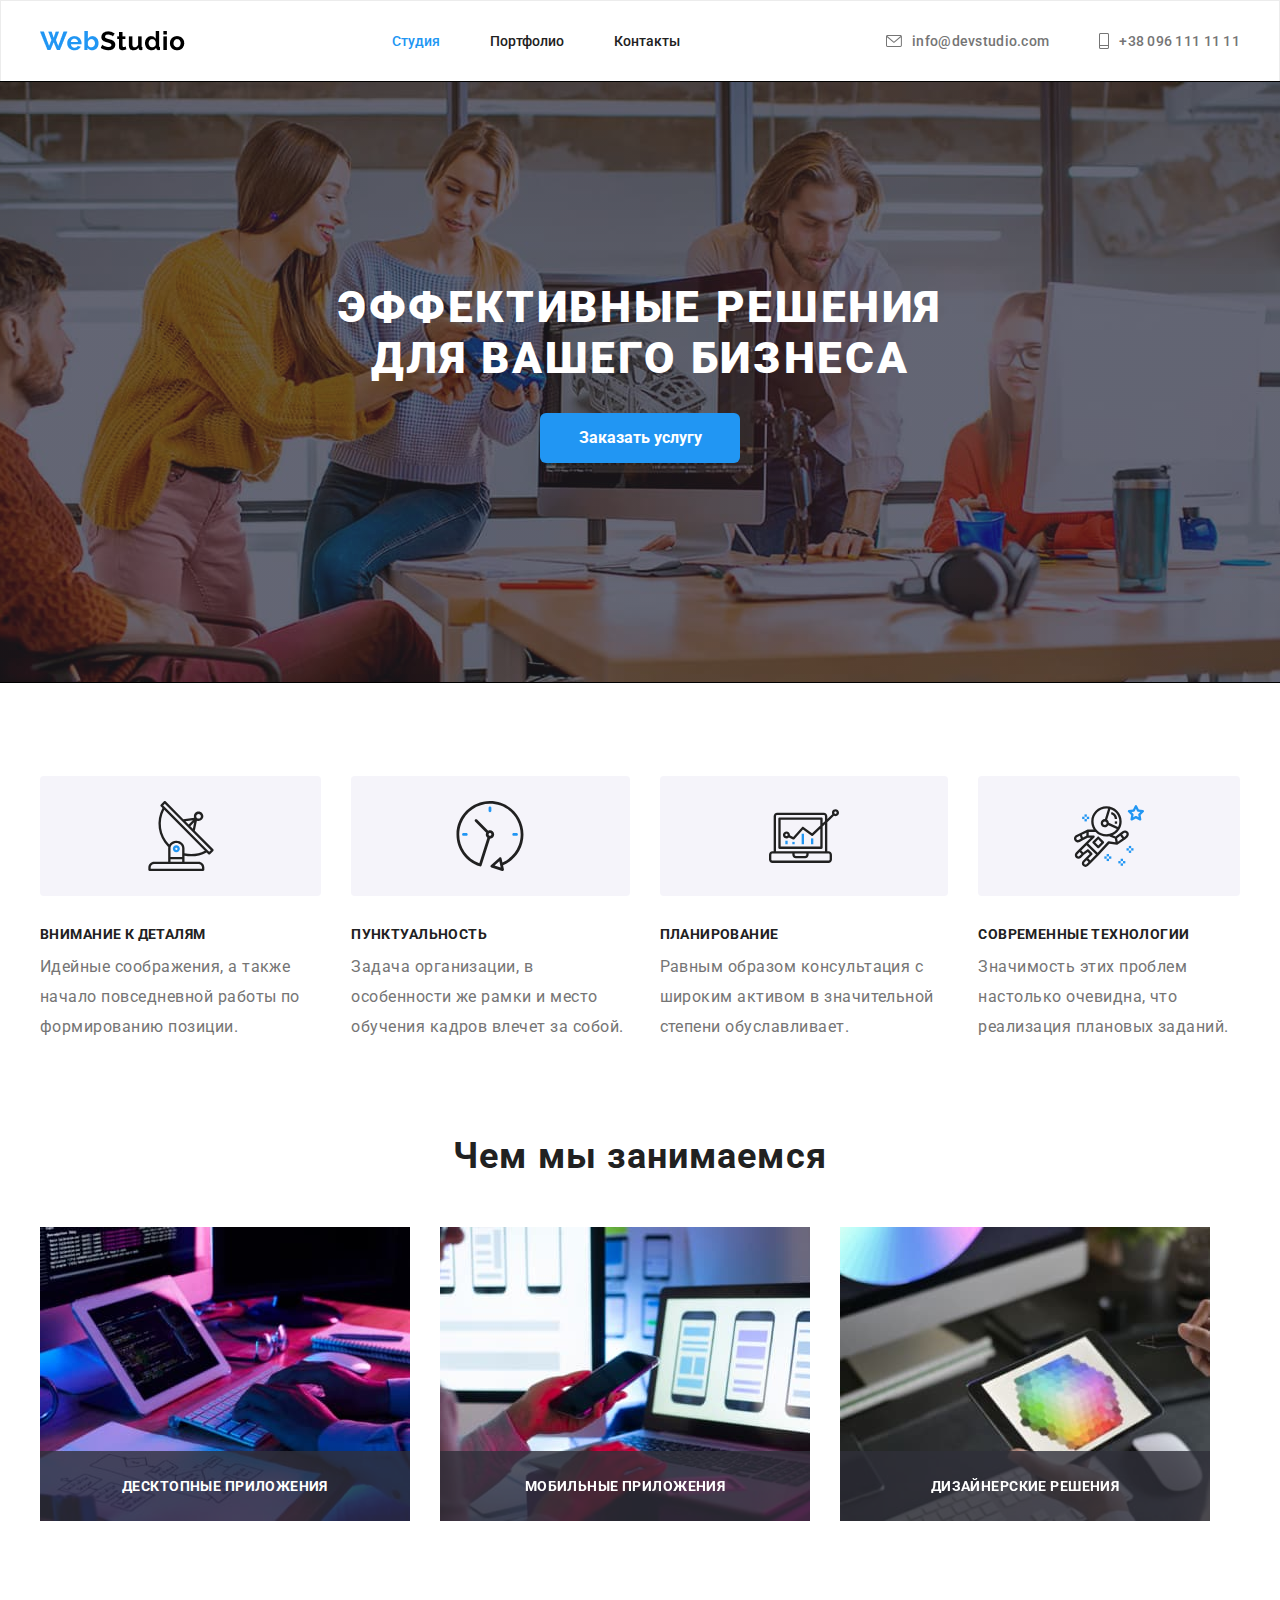
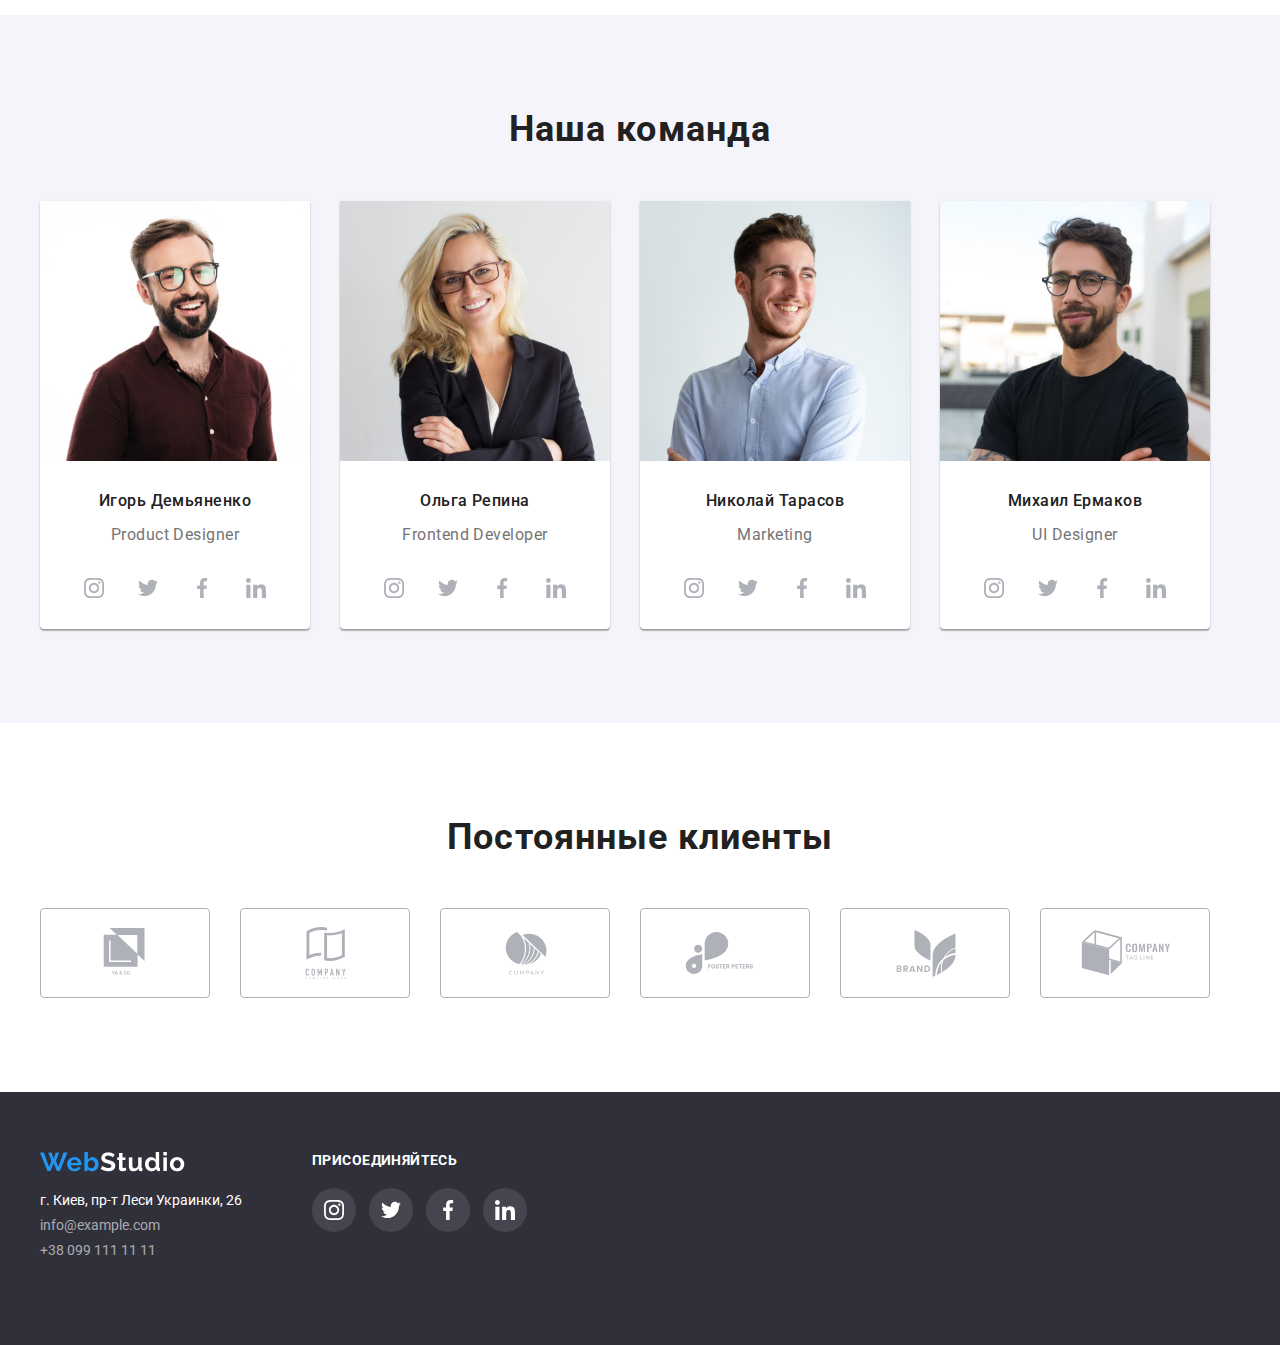
<file: index.html>
<!DOCTYPE html>
<html lang="ru">
<head>
  <meta charset="UTF-8">
  <meta name="viewport" content="width=device-width, initial-scale=1.0">
  <title>Lesson5-6</title>
  <link href="https://fonts.googleapis.com/css2?family=Raleway:wght@700&family=Roboto:wght@400;500;700;900&display=swap" rel="stylesheet">
  <link rel="stylesheet" href="https://cdnjs.cloudflare.com/ajax/libs/modern-normalize/1.0.0/modern-normalize.min.css"> 
  <link rel="stylesheet" href="./css/style.css">
  </head>
<body>
   
    <header class="page-header" >
        <nav class="container main-nav">
            <a class="logo" href="#">
                <img src="img/WebStudio (2).png" alt="">
            </a>
            <ul class="site-nav">
                <li class="item "><a href="./index.html" class="link-nav current">Студия</a></li>
                <li class="item"><a href="./portfolio.html" class="link-nav">Портфолио</a></li>
                <li class="item"><a href="#" class="link-nav">Контакты</a></li>
            </ul>
            <ul class="contacts-nav ">
                <li class="item ">
                    <a href="mailto:info@devstudio.com" class="link ">
                    <svg class="icon-envelope"  width="16" height="12">
                        <use href="./img/sprite.svg#icon-envelope-hover-1"></use>
                    </svg>
                    info@devstudio.com</a>
                </li>
               
                <li class="item">
                    <a href="tel:+380961111111" class="link">
                    <svg class="icon-envelope" width="10" height="16">
                        <use href="./img/sprite.svg#icon-Vector-1"></use>
                    </svg>
                    +38 096 111 11 11</a>
                </li>
            </ul>
        </nav>
    </header>    
    <main>
        <section class="hero">
            <div class="overlay">
                <h1 class="title" >Эффективные решения<br> для вашего бизнеса</h1>
                <button data-open-modal type="button" class="link" >Заказать услугу</button>
            </div>
            <div class="backdrop is-hidden"  data-backdrop>
                <div class="modal">
                    <button data-close-modal class="buttom">&#10005</button>
                </div>
            </div>
            <script>
                const refs = {
                    openModalBtn: document.querySelector("[data-open-modal]"),
                    closeModalBtn: document.querySelector("[data-close-modal]"),
                    backdrop: document.querySelector("[data-backdrop]"),
                };

                    refs.openModalBtn.addEventListener("click", toggleModal);
                    refs.closeModalBtn.addEventListener("click", toggleModal);

                    refs.backdrop.addEventListener("click", logBackdropClick);

                    function toggleModal() {
                    refs.backdrop.classList.toggle("is-hidden");
                }
             
                    function logBackdropClick() {
                    console.log("Это клик в бекдроп");
                }
            </script>   
        </section>
        <section class="section">

            <div class="container">
                <ul class="site-advantage">
                    <li class="item">
                        <h3 class="title" >Внимание к деталям</h3>
                        <p class="section-text" >Идейные соображения, а также начало повседневной работы по формированию позиции.</p>
                    </li>
                    <li class="item">
                        <h3 class="title" >Пунктуальность</h3>
                        <p class="section-text"  >Задача организации, в особенности же рамки и место обучения кадров влечет за собой.</p>
                    </li>
                    <li class="item">
                        <h3 class="title" >Планирование</h3>
                        <p class="section-text"  >Равным образом консультация с широким активом в значительной степени обуславливает.</p>
                    </li>
                    <li class="item">
                        <h3 class="title" >Современные технологии</h3>
                        <p class="section-text"  >Значимость этих проблем настолько очевидна, что реализация плановых заданий.</p>
                    </li>
                </ul>
            </div>
        </section>
       
        <section class="section padding">    
            <div class="container work-list">    
                <h2>Чем мы занимаемся</h2>
                <ul class="site-works">
                    <li class="item ">
                        <img class="card-image" src="img/img (4) (1).jpg" alt="img1">
                        <p class="box">Десктопные приложения</p>
                    </li>
                    <li class="item ">
                        <img class="card-image" src="img/img (5) (1).jpg" alt="img2">
                        <p class="box">Мобильные приложения</p>
                    </li>
                    <li class="item ">
                        <img class="card-image" src="img/img (6) (1).jpg" alt="img3">
                        <p class="box">Дизайнерские решения</p>
                    </li>
                </ul>
            </div>
        </section>
       
        <section class="section no-padding">
            <div class="container ">
                <h2>Наша команда</h2>
                <ul class="command-selection">
                    <li class="item">
                        <div class="card-comand">
                            <img class="card-image" src="img/img (7) (1).jpg" alt="Игорь Демьяненко" width="270">
                            <div class="social-card">
                                <h3 class="name">Игорь Демьяненко</h3>
                                <p class="section-text">Product Designer</p>
                                <ul class="social-network">
                                    <li class="social">
                                        <a class="soc-media-link" href="">
                                        <svg class="soc-media-logo" width="44px" height="44px">
                                            <use href="./img/symbol-defs.svg#icon-instagram-2-1"></use>
                                        </svg></a>
                                    </li>
                                    <li class="social">
                                        <a class="soc-media-link" href="">
                                        <svg class="soc-media-logo" width="44px" height="44px">
                                            <use href="./img/symbol-defs.svg#icon-twitter-1-2-1"></use>
                                        </svg></a></li></a>
                                    </li>
                                    <li class="social">
                                        <a class="soc-media-link" href="">
                                        <svg class="soc-media-logo" width="44px" height="44px">
                                            <use href="./img/symbol-defs.svg#icon-facebook-1-1"></use>
                                        </svg></a></li></a>
                                    </li>
                                    <li class="social">
                                        <a class="soc-media-link" href="">
                                        <svg class="soc-media-logo" width="44px" height="44px">
                                            <use href="./img/symbol-defs.svg#icon-linkedin-1-1"></use>
                                        </svg></a></li></a>
                                    </li>  
                                </ul>
                            </div>
                        </div>
                    </li>
                    <li class="item">
                        <div class="card-comand">
                            <img class="card-image" src="img/img (8) (1).jpg" alt="Ольга Репина" width="270">
                            <div class="social-card">
                                <h3 class="name">Ольга Репина</h3>
                                <p class="section-text">Frontend Developer</p>
                                <ul class="social-network">
                                    <li class="social">
                                        <a class="soc-media-link" href="">
                                        <svg class="soc-media-logo" width="44px" height="44px">
                                            <use href="./img/symbol-defs.svg#icon-instagram-2-1"></use>
                                        </svg></a>
                                    </li>
                                    <li class="social">
                                        <a class="soc-media-link" href="">
                                        <svg class="soc-media-logo" width="44px" height="44px">
                                            <use href="./img/symbol-defs.svg#icon-twitter-1-2-1"></use>
                                        </svg></a></li></a>
                                    </li>
                                    <li class="social">
                                        <a class="soc-media-link" href="">
                                        <svg class="soc-media-logo" width="44px" height="44px">
                                            <use href="./img/symbol-defs.svg#icon-facebook-1-1"></use>
                                        </svg></a></li></a>
                                    </li>
                                    <li class="social">
                                        <a class="soc-media-link" href="">
                                        <svg class="soc-media-logo" width="44px" height="44px">
                                            <use href="./img/symbol-defs.svg#icon-linkedin-1-1"></use>
                                        </svg></a></li></a>
                                    </li>  
                                </ul>
                            </div>
                           
                        </div> 
                        
                    </li>
                    <li class="item">
                        <div class="card-comand">
                            <img class="card-image" src="img/img (9) (1).jpg" alt="Николай Тарасов" width="270">
                            <div class="social-card">
                                <h3 class="name">Николай Тарасов</h3>
                                <p class="section-text" >Marketing</p>
                                <ul class="social-network">
                                    <li class="social">
                                        <a class="soc-media-link" href="">
                                        <svg class="soc-media-logo" width="44px" height="44px">
                                            <use href="./img/symbol-defs.svg#icon-instagram-2-1"></use>
                                        </svg></a>
                                    </li>
                                    <li class="social">
                                        <a class="soc-media-link" href="">
                                        <svg class="soc-media-logo" width="44px" height="44px">
                                            <use href="./img/symbol-defs.svg#icon-twitter-1-2-1"></use>
                                        </svg></a></li></a>
                                    </li>
                                    <li class="social">
                                        <a class="soc-media-link" href="">
                                        <svg class="soc-media-logo" width="44px" height="44px">
                                            <use href="./img/symbol-defs.svg#icon-facebook-1-1"></use>
                                        </svg></a></li></a>
                                    </li>
                                    <li class="social">
                                        <a class="soc-media-link" href="">
                                        <svg class="soc-media-logo" width="44px" height="44px">
                                            <use href="./img/symbol-defs.svg#icon-linkedin-1-1"></use>
                                        </svg></a></li></a>
                                    </li>   
                                </ul>
                            </div>
                        </div>   
                    </li>
                    <li class="item">
                        <div class="card-comand">
                            <img class="card-image" src="img/img (10) (1).jpg" alt="Михаил Ермаков" width="270" >
                            <div class="social-card">
                                <h3 class="name">Михаил Ермаков</h3>
                                <p class="section-text">UI Designer</p>
                                <ul class="social-network">
                                    <li class="social">
                                        <a class="soc-media-link" href="">
                                        <svg class="soc-media-logo" width="44px" height="44px">
                                            <use href="./img/symbol-defs.svg#icon-instagram-2-1"></use>
                                        </svg></a>
                                    </li>
                                    <li class="social">
                                        <a class="soc-media-link" href="">
                                        <svg class="soc-media-logo" width="44px" height="44px">
                                            <use href="./img/symbol-defs.svg#icon-twitter-1-2-1"></use>
                                        </svg></a></li></a>
                                    </li>
                                    <li class="social">
                                        <a class="soc-media-link" href="">
                                        <svg class="soc-media-logo" width="44px" height="44px">
                                            <use href="./img/symbol-defs.svg#icon-facebook-1-1"></use>
                                        </svg></a></li></a>
                                    </li>
                                    <li class="social">
                                        <a class="soc-media-link" href="">
                                        <svg class="soc-media-logo" width="44px" height="44px">
                                            <use href="./img/symbol-defs.svg#icon-linkedin-1-1"></use>
                                        </svg></a></li></a>
                                    </li>  
                                </ul>
                            </div>
                        </div>
                    </li>
                </ul>
            </div>
        </section>
        <section class="section clients">
            <div class="container">
                <h2>Постоянные клиенты</h2>
                <ul class="client-list">
                    <li class="client-list-item">
                        <a class="client-link" href="">
                            <svg  class="client-logo" width="170" height="90">
                                <use href="./img/sprite.svg#icon-Client-1-1"></use>
                            </svg>
                        </a>
                    </li>
                    <li class="client-list-item">
                        <a class="client-link" href="">
                            <svg class="client-logo" width="170" height="90">
                                <use href="./img/sprite.svg#icon-Client-2-1"></use>
                            </svg>
                        </a>
                       
                    </li>
                    <li class="client-list-item">
                        <a class="client-link" href="">
                            <svg class="client-logo" width="170" height="90">
                                <use href="./img/sprite.svg#icon-Client-3-1"></use>
                            </svg>
                        </a>
                       
                    </li>
                    <li class="client-list-item">
                        <a class="client-link" href="">
                            <svg class="client-logo" width="170" height="90">
                                <use href="./img/sprite.svg#icon-Client-4-1"></use>
                            </svg>
                        </a>
                       
                    </li>
                    <li class="client-list-item">
                        <a class="client-link" href="">
                            <svg class="client-logo" width="170" height="90">
                                <use href="./img/sprite.svg#icon-Client-5-1"></use>
                            </svg>
                        </a>
                        
                    </li>
                    <li class="client-list-item">
                        <a class="client-link" href="">
                            <svg class="client-logo" width="170" height="90">
                                <use href="./img/sprite.svg#icon-Client-6-1"></use>
                            </svg>
                        </a>
                        
                    </li>                    
                </ul>
            </div>
        </section>
          
    </main> 
    <footer class="contacts-1">
        <div class="container main-contacts-1">
            <div class="contacts-list"> 
                <a href="">
                    <img src="img/WebStudio (3).png" class="logo-1" alt="">
                </a>
                <ul class="adress-1">
                    <li class="item-1"><p class="contacts-adress" >г. Киев, пр-т Леси Украинки, 26</p></li> 
                    <li class="item-1"><a href="mailto:info@devstudio.com" class="contacts-connection" >info@example.com</a></li>
                    <li class="item"-1><a href="tel:+380961111111" class="contacts-connection" >+38 099 111 11 11</a></li> 
                </ul>
            </div>    
            <div class="sotial-list" >
                <h3 class="sotial-title-1">присоединяйтесь</h3>
                <ul class="social-footer-1">
                    <li class="social-1">
                        <a class="footer-link" href="">
                        <svg class="footer-sotial" width="44px" height="44px">
                            <use href="./img/symbol-defs.svg#icon-instagram-2-1"></use>
                        </svg></a>
                    </li>
                    <li class="social-1">
                        <a class="footer-link"href="">
                        <svg class="footer-sotial" width="44px" height="44px">
                            <use href="./img/symbol-defs.svg#icon-twitter-1-2-1"></use>
                        </svg></a>
                    </li>
                    <li class="social-1">
                        <a class="footer-link" href="">
                        <svg class="footer-sotial" width="44px" height="44px">
                            <use href="./img/symbol-defs.svg#icon-facebook-1-1"></use>
                        </svg></a>
                    </li>
                    <li class="social-1">
                        <a class="footer-link" href="">
                        <svg class="footer-sotial" width="44px" height="44px">
                            <use href="./img/symbol-defs.svg#icon-linkedin-1-1"></use>
                        </svg></a>
                    </li>  
                </ul>
            </div>
        </div>
    </footer>
    
</body> 
</html>
</file>
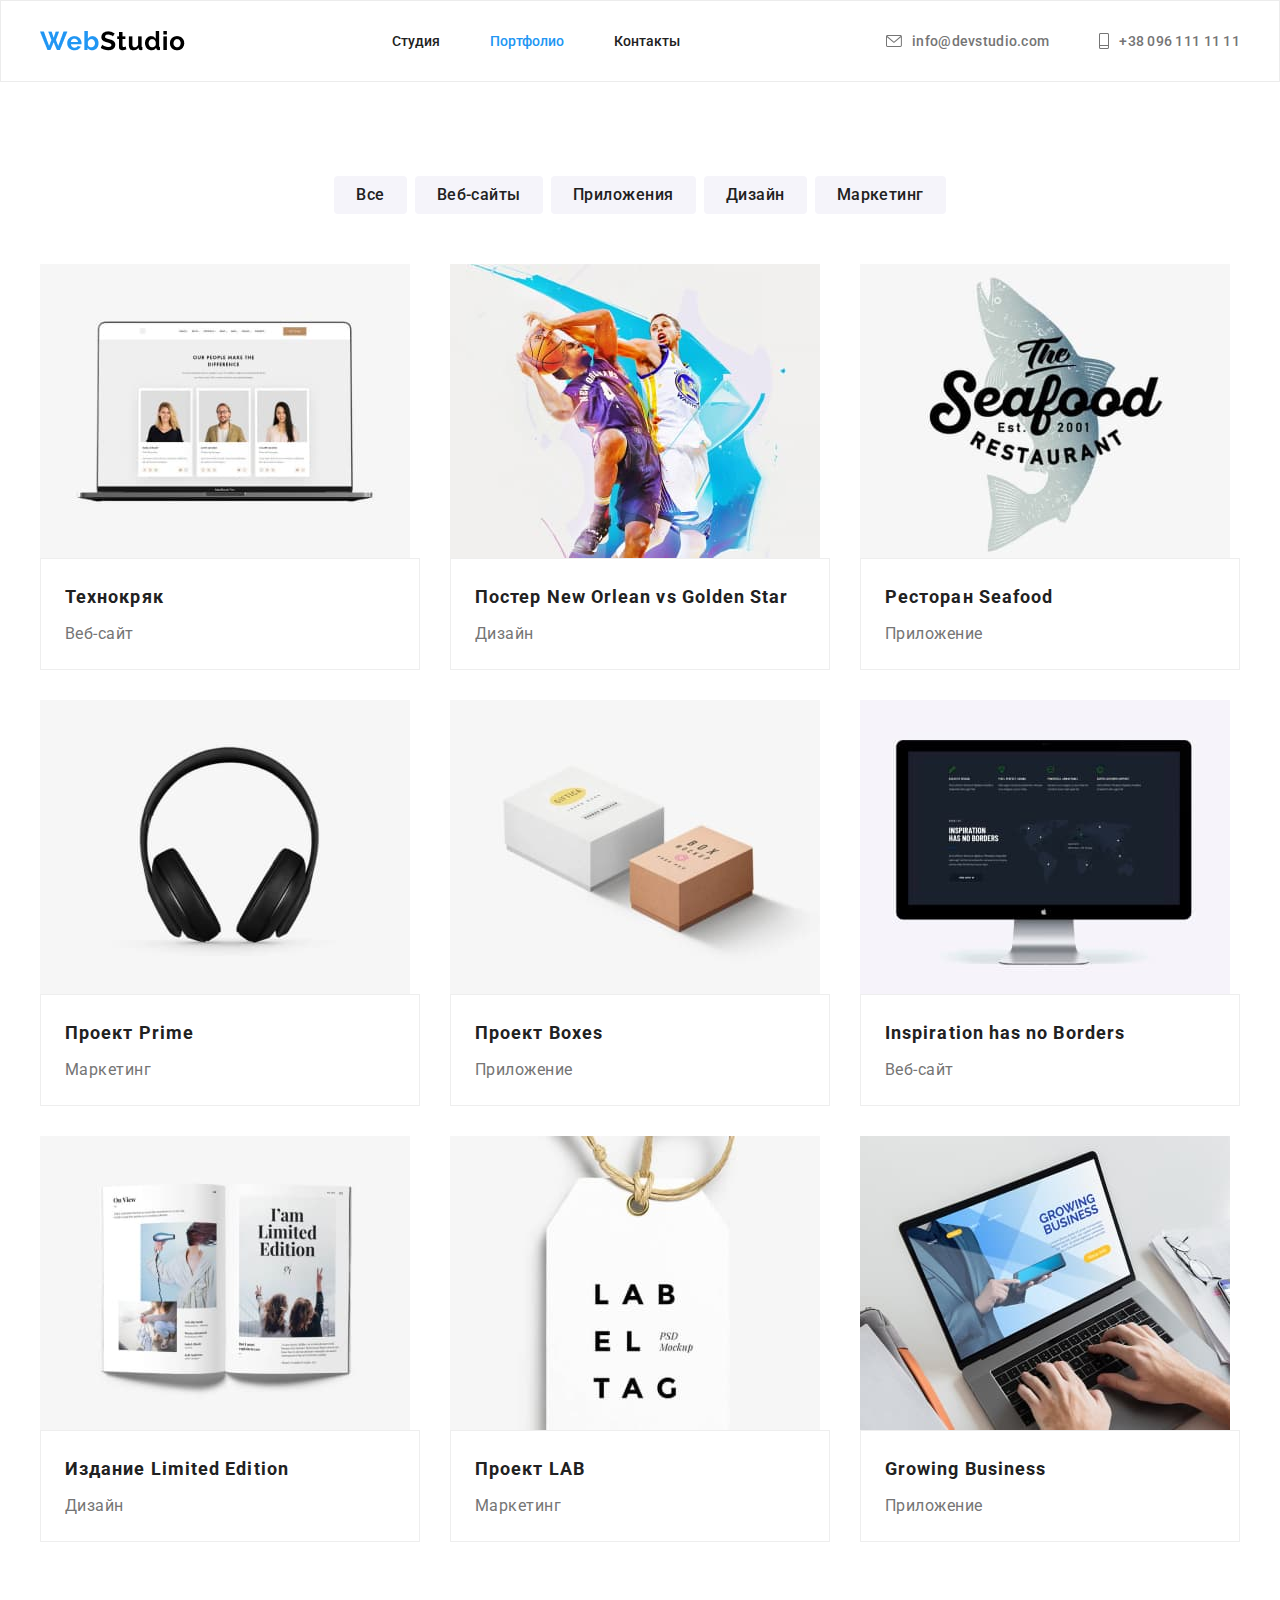
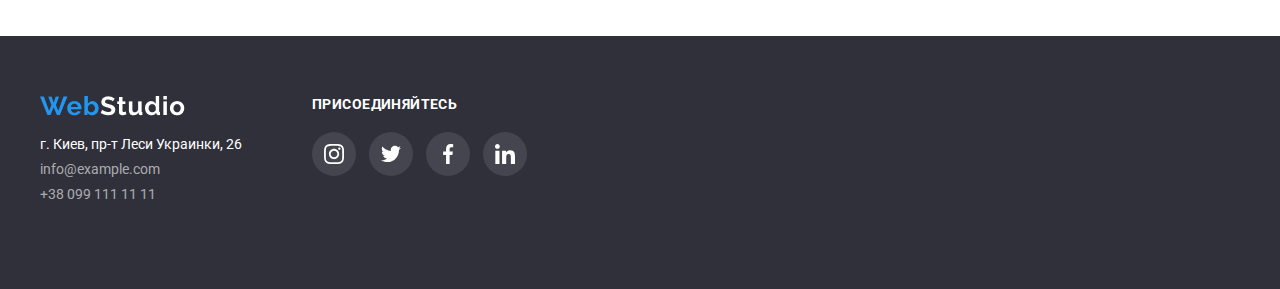
<file: portfolio.html>
<!DOCTYPE html>
<html lang="en">
<head>
    <meta charset="UTF-8">
    <meta name="viewport" content="width=device-width, initial-scale=1.0">
    <title>Portfolio</title>
    <link href="https://fonts.googleapis.com/css2?family=Raleway:wght@700&family=Roboto:wght@400;500;700;900&display=swap" rel="stylesheet">
    <link rel="stylesheet" href="https://cdnjs.cloudflare.com/ajax/libs/modern-normalize/1.0.0/modern-normalize.min.css"> 
    <link rel="stylesheet" href="./css/style.css">
</head>
<body>
    <header  class="page-header">

        <nav class="container main-nav">
            <a class="logo" href="#">
                <img src="img/WebStudio (2).png" alt="">
            </a>
            <ul class="site-nav">
                <li class="item "><a href="./index.html" class="link-nav ">Студия</a></li>
                <li class="item"><a href="./portfolio.html" class="link-nav current">Портфолио</a></li>
                <li class="item"><a href="#" class="link-nav">Контакты</a></li>
            </ul>
            <ul class="contacts-nav ">
                <li class="item "><a href="mailto:info@devstudio.com" class="link ">
                    <svg class="icon-envelope"  width="16" height="12">
                        <use href="./img/sprite.svg#icon-envelope-hover-1"></use>
                    </svg>
                    info@devstudio.com</a>
                </li>
               
                <li class="item"><a href="tel:+380961111111" class="link">
                    <svg class="icon-envelope" width="10" height="16">
                        <use href="./img/sprite.svg#icon-Vector-1"></use>
                    </svg>
                    +38 096 111 11 11</a>
                </li>
            </ul>
        </nav>
       
    </header>    
    <main>
        
        <section class="filter">
            <div class="container">
                <ul class="site-menu">
                    <li class="item"><button type="button" class="passive-list">Все</button></li> 
                    <li class="item"><button type="button" class="passive-list" >Веб-сайты</button>
                    <li class="item"><button type="button"class="passive-list">Приложения</button></li>
                    <li class="item"><button type="button"class="passive-list">Дизайн</button></li>
                    <li class="item"><button type="button"class="passive-list">Маркетинг</button></li> 
                </ul>
                <ul class="project-list">
               
                    <li class="item">
                        <a href="">
                            <div class=" overlay">
                                <img src="img/img (19) (1).jpg" alt="Технокряк" width="370" height="294">
                                <p class="actions">Технокряк это современная площадка распространения коронавируса. Компании используют эту платформу для цифрового шпионажа и атак на защищённые сервера конкурентов.</p>
                            </div> 
                            <div class="card-contant">
                                <h2 class="heading">Технокряк</h2>
                                <p class="section-text">Веб-сайт</p>
                            </div>
                        </a>
                    </li>
                
                    <li class="item">
                        <a href="">
                            <div class="overlay">
                                <img src="img/img (11) (1).jpg" alt="Постер New Orlean vs Golden Star" width="370" height="294">
                                <p class="actions">Технокряк это современная площадка распространения коронавируса. Компании используют эту платформу для цифрового шпионажа и атак на защищённые сервера конкурентов.</p>
                            </div> 
                            <div class="card-contant">
                                <h2 class="heading">Постер New Orlean vs Golden Star</h2>
                                <p class="section-text">Дизайн</p>  
                            </div>
                        </a>
                       
                    </li>
                    <li class="item" >
                        <a href="">
                            <div class=" overlay">
                                <img class="card-image" src="img/img (12) (1).jpg" alt="Ресторан Seafood" width="370" height="294">
                                <p class="actions">Технокряк это современная площадка распространения коронавируса. Компании используют эту платформу для цифрового шпионажа и атак на защищённые сервера конкурентов.</p>
                            </div>
                            <div class="card-contant">
                                <h2 class="heading">Ресторан Seafood</h2>
                                <p class="section-text">Приложение</p>
                            </div>
                        </a>
                        
                    </li>
                    <li class="item">
                        <a href="">
                            <div class=" overlay">
                                <img class="card-image" src="img/img (17) (1).jpg" alt="Проект Prime">
                                <p class="actions">Технокряк это современная площадка распространения коронавируса. Компании используют эту платформу для цифрового шпионажа и атак на защищённые сервера конкурентов.</p>
                            </div>     
                            <div class="card-contant">
                                <h2 class="heading">Проект Prime</h2>
                                <p class="section-text">Маркетинг</p>
                            </div>
                        </a>
                        
                    </li>
                    <li class="item">
                        <a href="">
                            <div class=" overlay">
                                <img class="card-image" src="img/img (13) (1).jpg" alt="Проект Boxes">
                                <p class="actions">Технокряк это современная площадка распространения коронавируса. Компании используют эту платформу для цифрового шпионажа и атак на защищённые сервера конкурентов.</p>
                            </div> 
                            <div class="card-contant">
                                <h2 class="heading">Проект Boxes</h2>
                                <p class="section-text">Приложение</p>
                            </div>
                        </a>
                       
                    </li>
                    <li class="item">
                        <a href="">
                            <div class=" overlay">
                                <img class="card-image" src="img/img (18) (1).jpg" alt="Inspiration has no Borders">
                                <p class="actions">Технокряк это современная площадка распространения коронавируса. Компании используют эту платформу для цифрового шпионажа и атак на защищённые сервера конкурентов.</p>
                            </div>
                            <div class="card-contant">
                                <h2 class="heading">Inspiration has no Borders</h2>
                                <p class="section-text">Веб-сайт</p>
                            </div>
                        </a>
                       
                    </li>
                    <li class="item">
                        <a href="">
                            <div class=" overlay">
                                <img class="card-image" src="img/img (14) (1).jpg" alt="Издание Limited Edition">
                                <p class="actions">Технокряк это современная площадка распространения коронавируса. Компании используют эту платформу для цифрового шпионажа и атак на защищённые сервера конкурентов.</p>
                            </div> 
                            <div class="card-contant">
                                <h2 class="heading">Издание Limited Edition</h2>
                                <p class="section-text">Дизайн</p>
                            </div>
                        </a>
                       
                    </li>
                    <li class="item">
                        <a href="">
                            <div class=" overlay">
                                <img class="card-image" src="img/img (15) (1).jpg" alt="Проект LAB">
                                <p class="actions">Технокряк это современная площадка распространения коронавируса. Компании используют эту платформу для цифрового шпионажа и атак на защищённые сервера конкурентов.</p>
                            </div> 
                            <div class="card-contant">
                                <h2 class="heading">Проект LAB</h2>
                                <p class="section-text">Маркетинг</p>
                            </div>
                        </a>
                       
                    </li>
                    <li class="item" >
                        <a href="">
                            <div class=" overlay">
                                <img class="card-image" src="img/img (16) (1).jpg" alt="Growing Business">
                                <p class="actions">Технокряк это современная площадка распространения коронавируса. Компании используют эту платформу для цифрового шпионажа и атак на защищённые сервера конкурентов.</p>
                            </div> 
                            <div class="card-contant">
                                <h2 class="heading">Growing Business</h2>
                                <p class="section-text">Приложение</p>
                            </div>
                        </a>
                       
                    </li>
                </ul>
                
            </div>
               
        </section>
    
       
    </main>
    <footer class="contacts-1">
        
        <div class="container main-contacts-1">
            <div class="contacts-list"> 
                <a href="">
                    <img src="img/WebStudio (3).png" class="logo-1" alt="">
                </a>
                <ul class="adress-1">
                    <li class="item-1"><p class="contacts-adress" >г. Киев, пр-т Леси Украинки, 26</p></li> 
                    <li class="item-1"><a href="mailto:info@devstudio.com" class="contacts-connection" >info@example.com</a></li>
                    <li class="item"-1><a href="tel:+380961111111" class="contacts-connection" >+38 099 111 11 11</a></li> 
                </ul>
            </div>

           <div class="sotial-list" >
            <h3 class="sotial-title-1">присоединяйтесь</h3>
            <ul class="social-footer-1">
                <li class="social-1">
                    <a class="footer-link" href="">
                    <svg class="footer-sotial" width="44px" height="44px">
                        <use href="./img/symbol-defs.svg#icon-instagram-2-1"></use>
                    </svg></a>
                </li>
                <li class="social-1">
                    <a class="footer-link" href="">
                    <svg class="footer-sotial" width="44px" height="44px">
                        <use href="./img/symbol-defs.svg#icon-twitter-1-2-1"></use>
                    </svg></a>
                </li>
                <li class="social-1">
                    <a class="footer-link"href="">
                    <svg class="footer-sotial" width="44px" height="44px">
                        <use href="./img/symbol-defs.svg#icon-facebook-1-1"></use>
                    </svg></a>
                </li>
                <li class="social-1">
                    <a class="footer-link"href="">
                    <svg class="footer-sotial" width="44px" height="44px">
                        <use href="./img/symbol-defs.svg#icon-linkedin-1-1"></use>
                    </svg></a>
                </li>  
            </ul>
           </div>
           
        </div>
    </div>
   
</footer>
</body>
</html>
</file>
<file: css/style.css>
:root{
     --primari-text-color: #212121;
     --text-color:  #757575;
     --background-color: #FFFFFF ;
     --accent-color: #2196F3;
     --phone-color: rgba(255, 255, 255, 0.6);
     --secondary-color-grey:#F5F4FA;
     --secondary-color-blue:#2F303A;
     --text-color-white: #FFFFFF;
}
 body{
    background-color: var(--background-color);
    color: var(--primari-text-color);
    font-family: Roboto, sans-serif;
 }
 h1,
 h2,
 h3,
 h4,
 h5,
 h6 {
     font-family: Comfortaa;
 }
 .container{
     padding-left: 15px;
     padding-right: 15px;
     margin-left: auto;
     margin-right: auto;
     width: 1230px;
    }

img {
        display: block;
        max-width: 100%;
        height: auto;
    }

 .logo {
     font-family: Raleway, cursive;
     font-family:  Raleway;
     font-weight: 700;
     font-size: 26px;
     line-height: 1,19px;
}
 ul {
    list-style: none;
 }
 html {
     box-sizing: border-box;
 }
 
*, 
*::before,
 *::after {
    box-sizing: inherit;
}

* {
    margin: 0;
    padding: 0;
}
a {
   text-decoration: none;
}
 /*Page header*/
.page-header{
    border: 1px solid #ECECEC;
}
 /*Main-nav*/

 .main-nav {
     display: flex;
     align-items: center;
 }
 
 .site-nav{
     display: flex;
     margin-left: auto;
 }
 
 .site-nav .item:not(:last-child) {
     margin-right: 50px;
 }
 
.site-nav .link-nav {
    position: relative;
    
    font-weight: 500;
    font-size: 14px;
    line-height: 1,14px;

    display: block;
    padding-top: 32px;
    padding-bottom: 32px;

    color: var(--primari-text-color);
}
.link-nav::after{

   content: '';

   position: absolute;
   left: 0;
   bottom: 0;

   display: block;
   width: 100%;
   height: 5px;
   border-radius: 2px;
   background-color: var(--accent-color);

   opacity: 0;
   transition: opacity 250ms;
}

.link-nav:hover::after{
    opacity: 1;
}

.site-nav .link-nav:hover,
.site-nav .link-nav:focus {
    color: var(--accent-color) ;
}

.site-nav a.current {
    color: var(--accent-color);
}

.contacts-nav .link {
    display: flex;
    color: var(--text-color);

    font-family: Roboto;
    font-style: normal;
    font-weight: 500;
    font-size: 14px;
    line-height: 16px;
    letter-spacing: 0.02em;
    align-items: center;

    transition-property: color;
    transition-duration: 250ms;
    transition-timing-function: cubic-bezier(0.4, 0, 0.2, 1);
}
.contacts-nav .link:hover ,
 .contacts-nav .link:focus{
    color: var(--accent-color);
 }
.contacts-nav .link:hover .icon-envelope,
 .contacts-nav .link:focus .icon-envelope{
    fill: var(--accent-color);
}

.icon-envelope{

    fill: var(--text-color);
    margin-right: 10px;
    fill: currentColor;
    vertical-align: middle;
}


.contacts-nav {
    display: flex;
    margin-left: auto;
}
.contacts-nav .item + .item{
    margin-left: 50px;
}

/*Section*/
 
.section{
    padding-top: 94px;
    padding-bottom: 94px;
    background-color: #FFFFFF;
}
.padding{
    padding-top: 0;
    padding-bottom: 94px;
    background-color: #FFFFFF; 
}
.no-padding{
    padding-top: 94px;
    padding-bottom: 94px;
    background-color: var(--secondary-color-grey);
   
}
.section.no-padding{
    padding-top: 94px;
    padding-bottom: 94px;
    background-color: var(--secondary-color-grey);
   
}
 .section-text{
    font-family: Roboto;
    font-style: normal;
    font-weight: normal;
    font-size: 14px;
    line-height: 2;
    letter-spacing: 0.03em;

     color: var(--text-color) ;
 }
 .section h2{
    padding-bottom: 50px;

    font-family: Roboto;
    font-style: normal;
    font-weight: 700px;
    font-size: 36px;
    line-height: 1,5px;
    text-align: center;
    letter-spacing: 0.03em;
}

/*.site-advantage*/

.site-advantage{
    display: flex;
    margin-left: wrap; 
}
.site-advantage .item{
    width: calc((100%-90px) / 4);
    margin-right: 30px; 
}
.site-advantage .item:nth-child(4n){
    margin-right: 0;
}
.site-advantage .item::before{
    display: block;
    content: '';
    height: 120px;
    border-radius: 4px;
    margin-bottom: 30px;
}

.site-advantage .item:nth-child(1)::before{
    background-color: #F5F4FA;
    background-image: url('../img/Group.svg');
    background-repeat: no-repeat;
    background-position: center
    ;
}

.site-advantage .item:nth-child(2)::before{
    background-color: #F5F4FA;
    background-image: url('../img/clock\ 1.svg');
    background-repeat: no-repeat; 
    background-position: center;
}

.site-advantage .item:nth-child(3)::before{
    background: #F5F4FA;
    background-image: url('../img/diagram\ 1.svg');
    background-repeat: no-repeat; 
    background-position: center;
}

.site-advantage .item:nth-child(4)::before{
    background: #F5F4FA;
    background-image: url('../img/astronaut\ 1.svg');
    background-repeat: no-repeat; 
    background-position: center;
}

.site-works{
    display: flex;
    margin-left: wrap;
    
}
.site-works .item{
   
    width: calc((100%-60px) / 3);
    margin-right: 30px; 
}  
.site-works .item:nth-child(3n){
    margin-right: 0;
}

.command-selection .section-text{
    margin-bottom: 16px;
    font-family: Roboto;
    font-style: normal;
    font-weight: normal;
    font-size: 16px;
    line-height: 1,18px;
}
.site-filter .section-text{
    
    font-family: Roboto;
    font-style: normal;
    font-weight: normal;
    font-size: 16px;
    line-height: 1,87px;
}
.section .title{
    margin-top: 0;
    margin-bottom: 10px;

    font-family: Roboto;
    font-style: normal;
    font-weight: bold;
    font-size: 14px;
    line-height: 1,71px;
    letter-spacing: 0.03em;
    text-transform: uppercase;
}

.card-comand{
    background-color: var(--background-color);

    width: 270px;
    height: 428px;
   
    box-shadow: 0px 1px 3px rgba(0, 0, 0, 0.12), 0px 1px 1px rgba(0, 0, 0, 0.14), 0px 2px 1px rgba(0, 0, 0, 0.2);
    border-radius: 0px 0px 4px 4px;
}

.social-card{
    width: 270px;
    height: 168px;
    box-sizing: border-box;
    padding: 30px 32px;
}

.social-network{
    display: flex;
}
.social{
    display: block;
    justify-content: center;
    align-items: center;
}
.social:not(:last-child) {
    margin-right: 10px;
}
.soc-media-link {
    display: flex;
    width: 44px;
    height: 44px;

    justify-content: center;
    align-items: center;
    border-radius: 50%;

    transition-property: color, background-color;
    transition-duration: 250ms;
    transition-timing-function: cubic-bezier(0.4, 0, 0.2, 1);
}
.soc-media-logo{
    display: block;
    width: 20px;
    height: 20px;
    fill: #AFB1B8;

}
.soc-media-link:hover,
.soc-media-link:focus{
    background: var(--accent-color);
}
.soc-media-link:hover .soc-media-logo,
.soc-media-link:focus .soc-media-logo{
    fill: #FFFFFF;
}

 .command-selection{

    margin-left: 0;
    margin-right: 10;

}
.command-selection{
    display: flex;
    margin-left: wrap;
}   

.command-selection .item{
   
    text-align: center;
}
.command-selection .item{
    width: calc((100%-90px) / 4);
    margin-right: 30px;
    }
.command-selection .item:nth-child(4n){
  margin-right: 0;
}


.hero{
    background-color: var(--text-color);
    text-align: center;

    padding-top: 200px;
    max-width: 1600px;
    height: 600px;
    margin-left: auto;
    margin-right: auto;
    outline: 1px solid black;
    background-image: linear-gradient( to right, rgba(47, 48, 58, 0.4),rgba(47, 48, 58, 0.4) ), 
     url("../img/Img\ \(20\)\ \(1\).jpg");
    background-repeat: no-repeat;
    background-position: center;
    background-size: cover;
   
}

.hero .title {
    margin-top: 0;
    padding-bottom: 30px;
      
    color: var(--text-color-white);

    font-family: Roboto;
    font-style: normal;
    font-weight: 900;
    font-size: 44px;
    line-height: 1,36px;
    letter-spacing: 0.06em;
    text-transform: uppercase;
}

.hero .link{
    display: inline-block;
    border-radius: 6px;
    padding: 10px 32px;
    min-width: 200px;
    min-height: 50px;
    
    color: var(--text-color-white);
    background-color: var(--accent-color);
    border: var(--accent-color);

    font-weight: 700;
    font-size: 16px;
    line-height: 1,87px;
    text-align: center;
}
.hero .link:hover,
.hero .link:focus{
    text-decoration: underline ;
    background-color: var(--accent-color)
}
.backdrop {
    position: fixed;
    top: 0;
    left: 0;
    width: 100%;
    height: 100%;
    background-color:  rgba(0, 0, 0, 0.2);

    opacity: 1;
    transition: opacity 250ms cubic-bezier(0.4, 0, 0.2, 1);
}
.backdrop.is-hidden {
    opacity: 0;
    pointer-events: none;
    visibility: visible;
}
.backdrop.is-hidden.modal {
    transform: translate(-50%,-50%) scale(1.1);
}
.modal {
    position: absolute;
    top: 50%;
    left: 50%;
   

    min-height: 581px;
    min-width: 528px;
    padding: 0;

    background-color: #FFFFFF;
    border-radius: 4px;
     
    transform: translate(-50%,-50%) scale(1);

    transition: transform 250ms cubic-bezier(0.4, 0, 0.2, 1);
   
}

 .buttom{
    position: absolute;
    right: 8px;
    top: 8px;
    height: 30px;
    width: 30px;
    border: 1px solid rgba(0, 0, 0, 0.1);
    border-radius: 50%;
    background-color: #FFFFFF;
}

.clients{
    padding-top: 94px;
    padding-bottom: 94px;
}

.client-list{
    display: flex;
}

.client-list-item {
    width: 170px;
    height: 90px;
    border: 1px solid #AFB1B8;
    border-radius: 4px;

    transition-property: color, border;
    transition-duration: 250ms;
    transition-timing-function: cubic-bezier(0.4, 0, 0.2, 1);
}


.client-list-item{
width: calc((100%-150px) / 6);
margin-right: 30px;
}
.client-list-item:nth-child(6n){
    margin-right: 0;
}
.client-link{
    display: flex;
    width: 100%;
    height: 100%;
    justify-content: center;
    align-items: center;

    transition-property: color, border;
    transition-duration: 250ms;
    transition-timing-function: cubic-bezier(0.4, 0, 0.2, 1);
} 
.client-logo{
    fill: #AFB1B8;
}

.client-list-item:hover{
    border-color: var(--accent-color);
}
.client-list-item:hover .client-logo{
    fill:var(--accent-color)
}
.client-link:focus{
    border-color: var(--accent-color);
}
.client-link:focus .client-logo{
    fill:var(--accent-color)
}

.name{
    margin-bottom: 10px;
    font-family: Roboto;
    font-style: normal;
    font-weight: 500;
    font-size: 16px;
    line-height: 19px;
    letter-spacing: 0.03em;
}

.passive-list{
    display: block;
    background-color: var(--secondary-color-grey);
    color: var(--primari-text-color);
    font-weight: 500;
    font-size: 16px;
    line-height: 26px;
    text-align: center;
    letter-spacing: 0.03em;
    padding: 6px 22px;
    border: #F5F4FA;;
    border-radius: 4px;

    transition-property: color, background-color;
    transition-duration: 250ms;
    transition-timing-function: cubic-bezier(0.4, 0, 0.2, 1);
}

.passive-list:hover,
.passive-list:focus{
    background-color: var(--accent-color);
    color: var(--background-color);
    
}

.card{
   width: 370px;
   height: 404px;
   overflow: hidden;
}

.card-image{
    display: block;
}

.card-contant {
    background: #FFFFFF;
    border: 1px solid #EEEEEE;
    box-sizing: border-box;
    padding: 20px 24px;
    border-bottom-right-radius: 0;
    border-bottom-left-radius: 0;
}

 .heading{
    margin-bottom: 4px;
    color: var(--primari-text-color);

    font-family: Roboto;
    font-style: normal;
    font-weight: bold;
    font-size: 18px;
    line-height: 36px;
    letter-spacing: 0.06em;
}
.filter{
    padding-top: 94px;
    padding-bottom: 94px;
}

.site-menu{
    display: flex;
    justify-content: center;
    padding-bottom: 50px;

}
.site-menu .item + .item {
   margin-left: 8px;
   
}
/*footer*/

.contacts-1{
    padding-top: 60px;
    padding-bottom: 60px;
    background-color: blue;
}

.main-contacts-1{
    display: flex;
    
}

.contacts-list{
    margin-right: 70px;
}

.sotial-title-1{
    font-family: Roboto;
font-style: normal;
font-weight: bold;
font-size: 14px;
line-height: 16px;
letter-spacing: 0.03em;
text-transform: uppercase;

color: #FFFFFF;

margin-bottom: 20px;
}
.contacts-1{
    background-color: var(--secondary-color-blue);
    font-weight: 400px;
    font-size: 14px;
    line-height: 1,71;
}
.contacts-1 .contacts-adress{
    color: var(--text-color-white);
    font-weight: 400px;
    font-size: 14px;
    line-height: 1,71;
}
.contacts-1 .contacts-connection{
    color: var(--phone-color);
    font-weight: 400px;
    font-size: 14px;
    line-height: 1,71;
}
.adress-1{
    margin-top: 20px;
    margin-right: auto;

}
.adress-1 .item-1:not(:last-child){
    margin-bottom: 9px;

}
.social-footer-1 .social-1{
    display: inline-block;
    height: 44px;
    width: 44px;
}

.social-footer-1 .social-1{
    margin-right: 10px;
    padding-bottom: 97px;
}

.social-footer-1 .social-1:last-child{
   margin-right: o;
}
.footer-link{
    display: flex;
    background: rgba(255, 255, 255, 0.1);
    width: 44px;
    height: 44px;

    justify-content: center;
    align-items: center;
    border-radius: 50%;

    transition-property: color, background-color;
    transition-duration: 250ms;
    transition-timing-function: cubic-bezier(0.4, 0, 0.2, 1);
}
.footer-sotial{
    display: block;
    width: 20px;
    height: 20px;
    fill: #FFFFFF;
}
.footer-link:hover,
.footer-link:focus {
    background-color: var(--accent-color);
}
.footer-link:hover .footer-sotial,
.footer-link:focus .footer-sotial {
    fill:#FFFFFF;
}
.card-contant {
    position: relative;
}

.filter{
    padding-top: 94px;
    padding-bottom: 94px;
}
.project-list {
    display: flex;
    flex-wrap: wrap;
    box-sizing: border-box;
    margin: 0;
    padding: 0;
  
    padding-inline-start: 0;
  }
  .project-list .item {
    display: block;
    width: calc((100% - 60px) / 3);
    margin-right: 30px;
    margin-bottom: 30px;
  
    box-sizing: border-box;
  }
  .project-list .item:nth-child(3n) {
    margin-right: 0px;
  }
  .project-list .item:nth-last-child(-n + 3) {
    margin-bottom: 0px;
  }
  .project-list a {
    display: block;
    min-width: 100%;
  
    background-color: #FFFFFF;
  
    transition-property: box-shadow;
    transition-duration: 250ms;
    transition-timing-function: cubic-bezier(0.4, 0, 0.2, 1);
  }
  .project-list a:hover,
  .project-list a:focus {
    box-shadow: 0px 1px 1px rgba(0, 0, 0, 0.12), 0px 4px 4px rgba(0, 0, 0, 0.06),
      1px 4px 6px rgba(0, 0, 0, 0.16);
  }
  .overlay {
    position: relative;
    overflow: hidden;
  }
  .actions {
    display: block;
    position: absolute;
    width: 100%;
    height: 100%;
    opacity: 0;
    bottom: 0;
    left: 0;
    transform: translateY(100%);
  
    padding-top: 63px;
    padding-right: 24px;
    padding-bottom: 63px;
    padding-left: 24px;
  
    font-weight: 400;
    font-size: 18px;
    line-height: 1.56;
    letter-spacing: 0.03em;
  
    color: #FFFFFF;
    background-color: rgba(33, 150, 243, 0.9);
  
    transition-property: opacity, transform;
    transition-duration: 250ms;
    transition-timing-function: cubic-bezier(0.4, 0, 0.2, 1);
  }
  .project-list a:hover p,
  .project-list a:focus p {
    opacity: 1;
    transform: translateY(0);
  }
  .card-contant {
    display: block;
    padding-top: 20px;
    padding-right: 24px;
    padding-bottom: 20px;
    padding-left: 24px;
  
    background-color: #FFFFFF;
  
    border-right: 1px solid #eeeeee;
    border-bottom: 1px solid #eeeeee;
    border-left: 1px solid #eeeeee;
  }
  .heading {
    margin: 0;
  
    font-weight: 700;
    font-size: 18px;
    line-height: 2;
    letter-spacing: 0.06em;
    text-transform: none;
  }
  
 .section-text {
    margin-top: 4px;
    margin-right: 0;
    margin-bottom: 0;
    margin-left: 0;
  
    font-size: 16px;
    line-height: 1.87;
    letter-spacing: 0.03em;
  }

.site-works .item{
    position: relative;
    overflow: hidden;
    background-color: #FFFFFF;
    
}
.site-works .item > .box{
    position: absolute;
    bottom: 0;
    left: 0;
    width: 370px;
    height: 70px;
    padding-bottom: 27px;
    padding-top: 27px;
    font-family: Roboto;
    font-style: normal;
    font-weight: bold;
    font-size: 14px;
    line-height: 16px;
    text-align: center;
    letter-spacing: 0.03em;
    text-transform: uppercase;

    background-color: rgba(47, 48, 58, 0.8);
    color: #fff;

}
</file>
